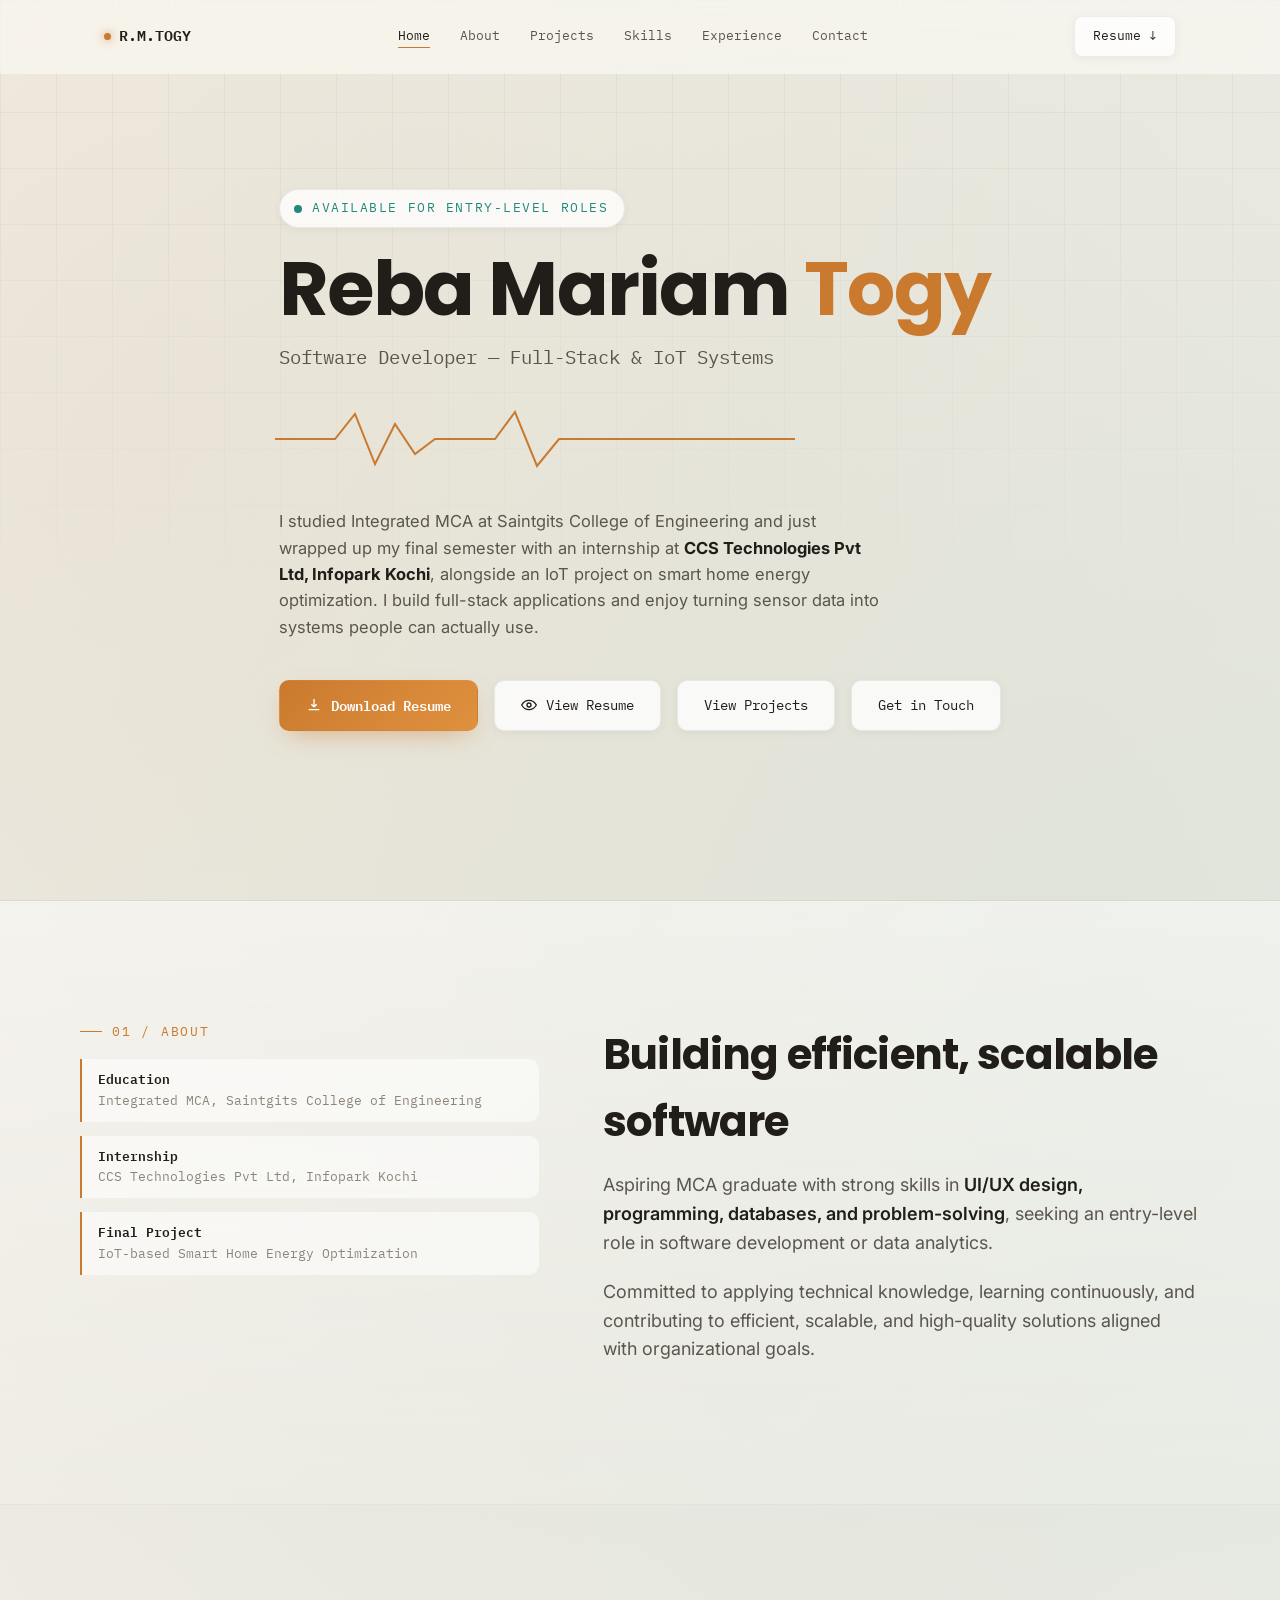
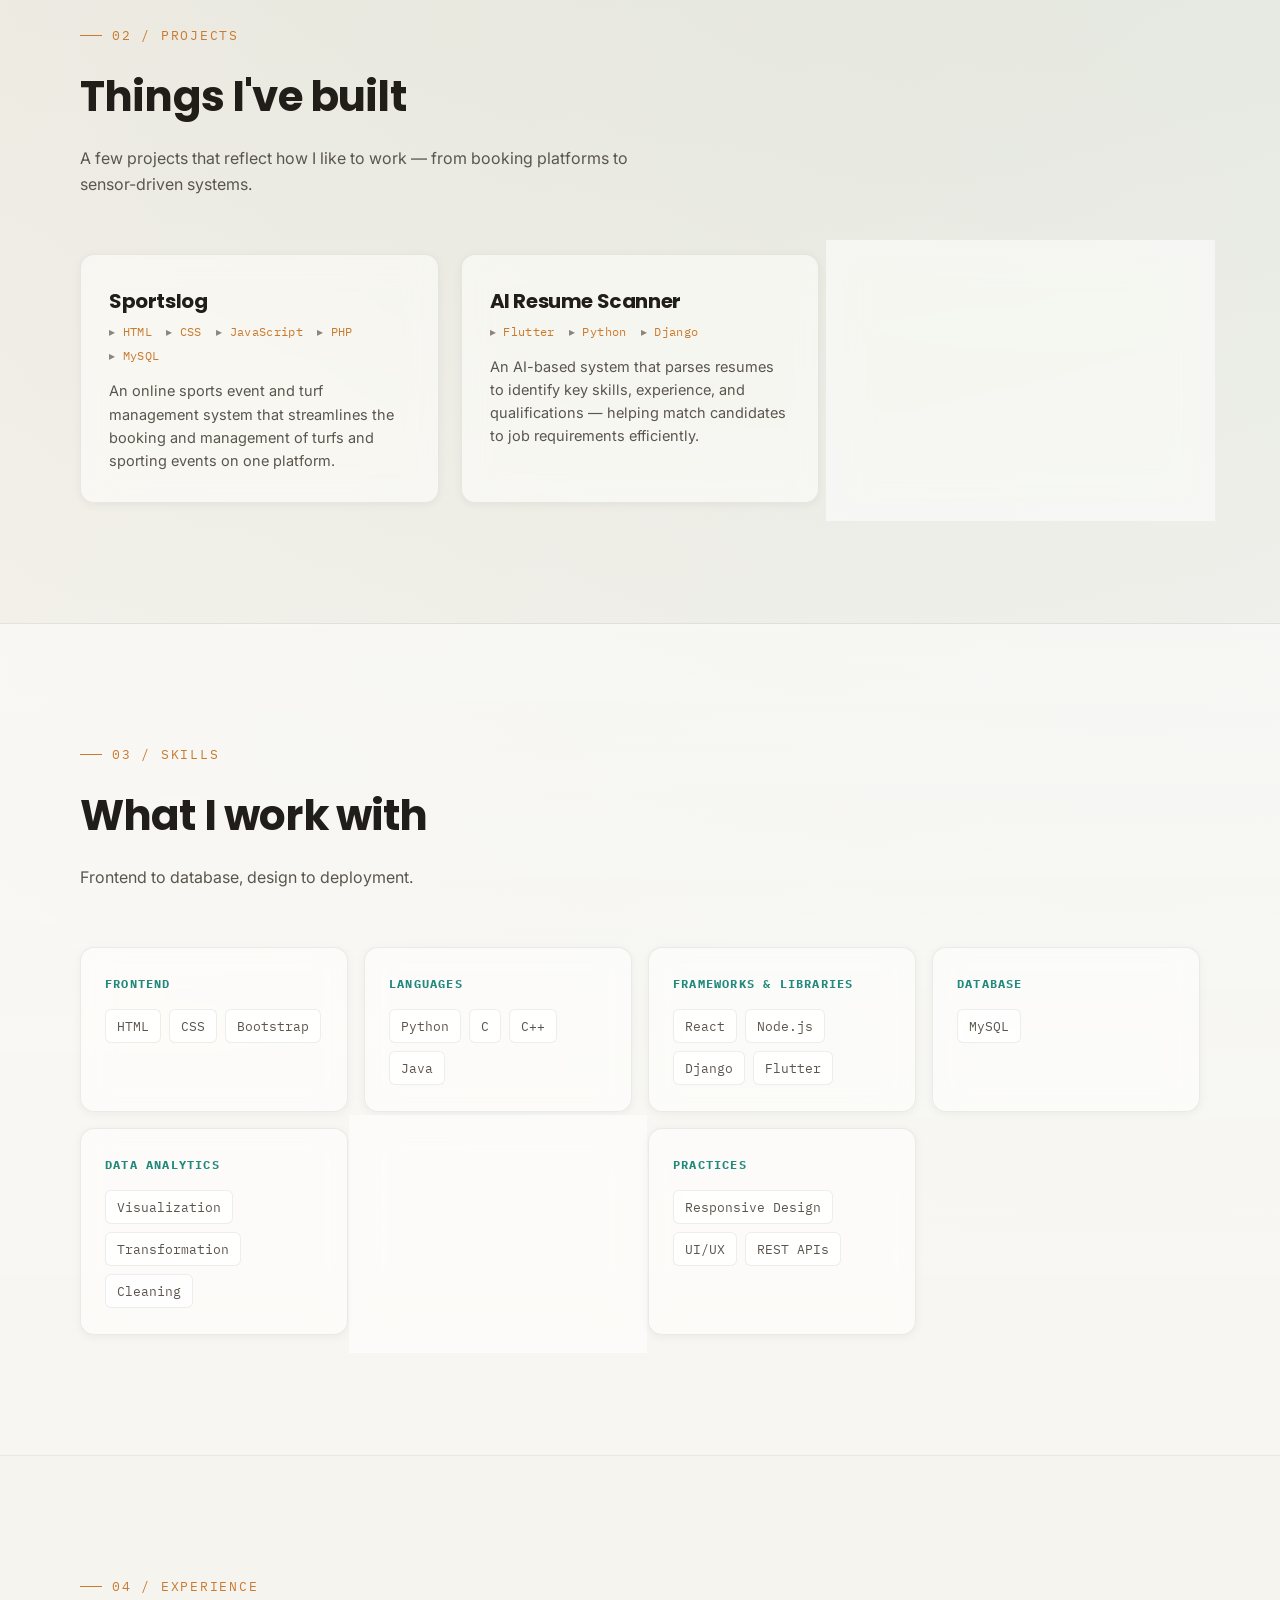
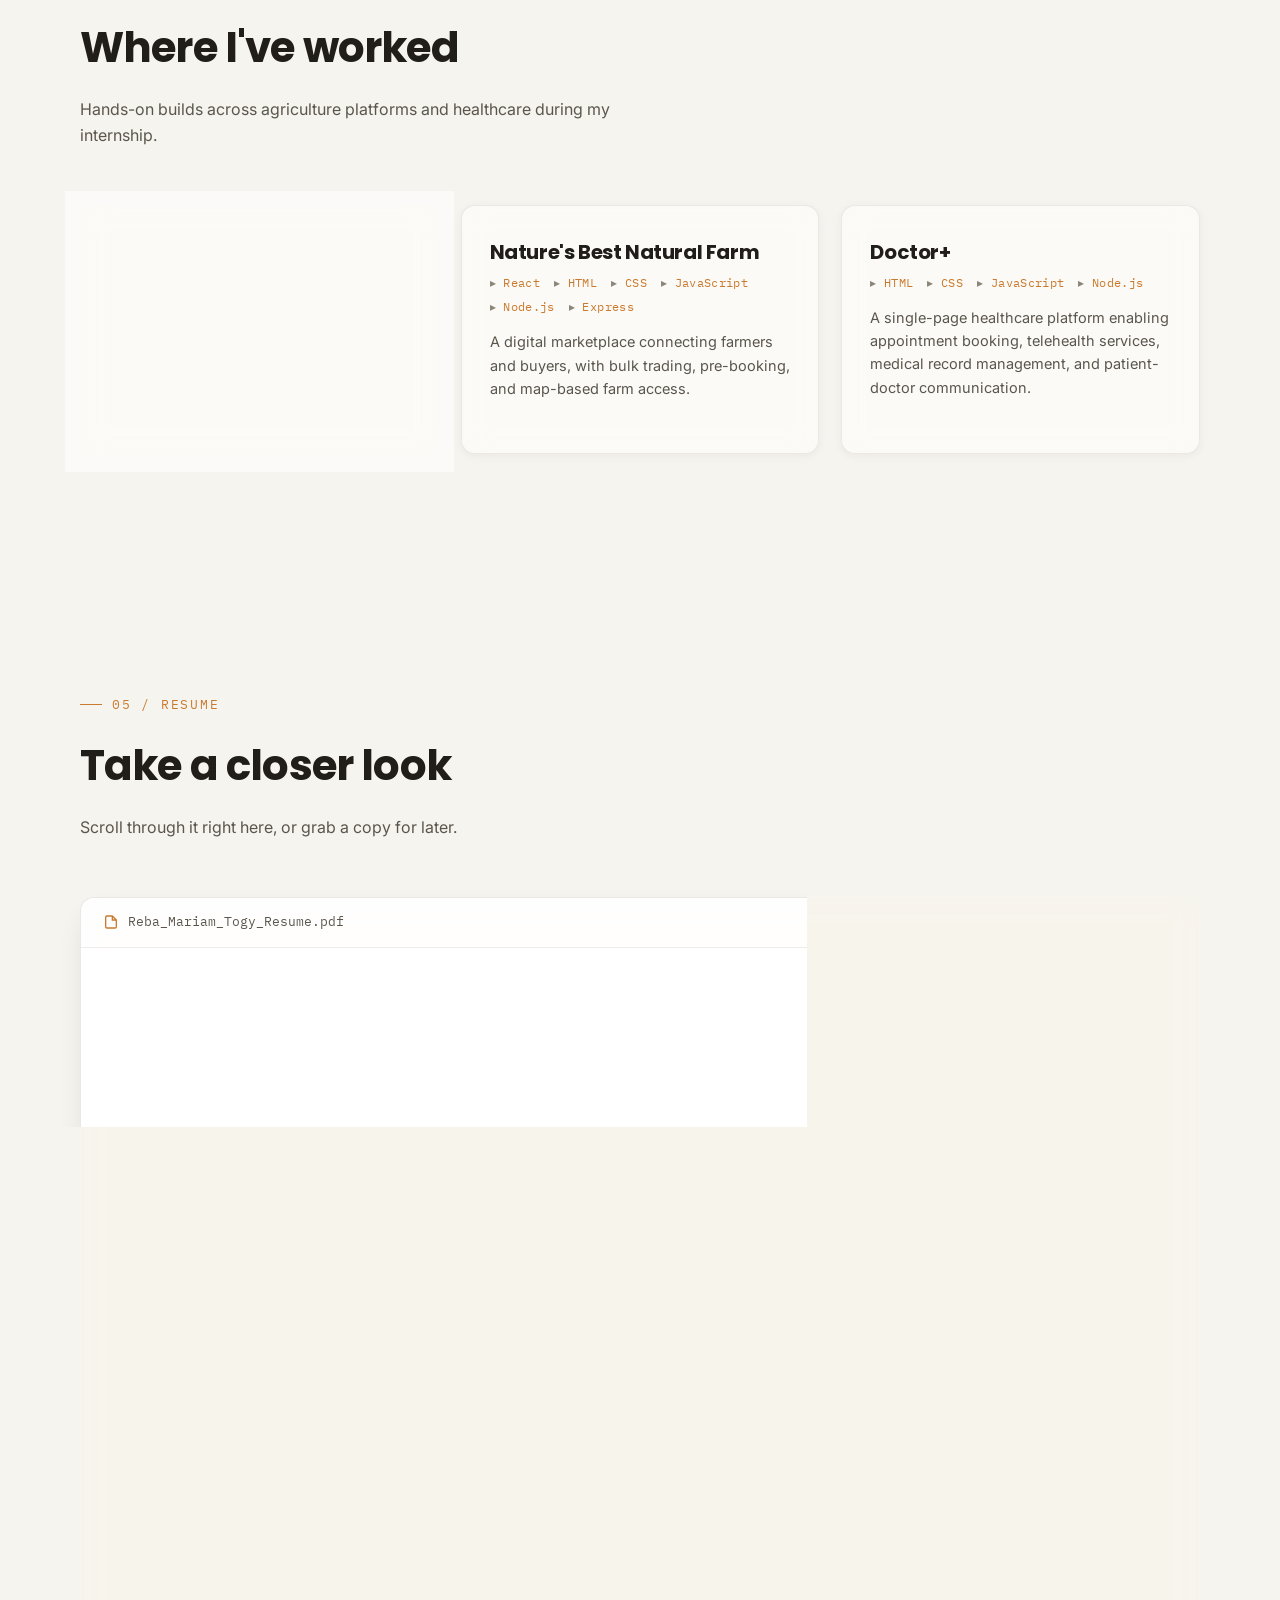
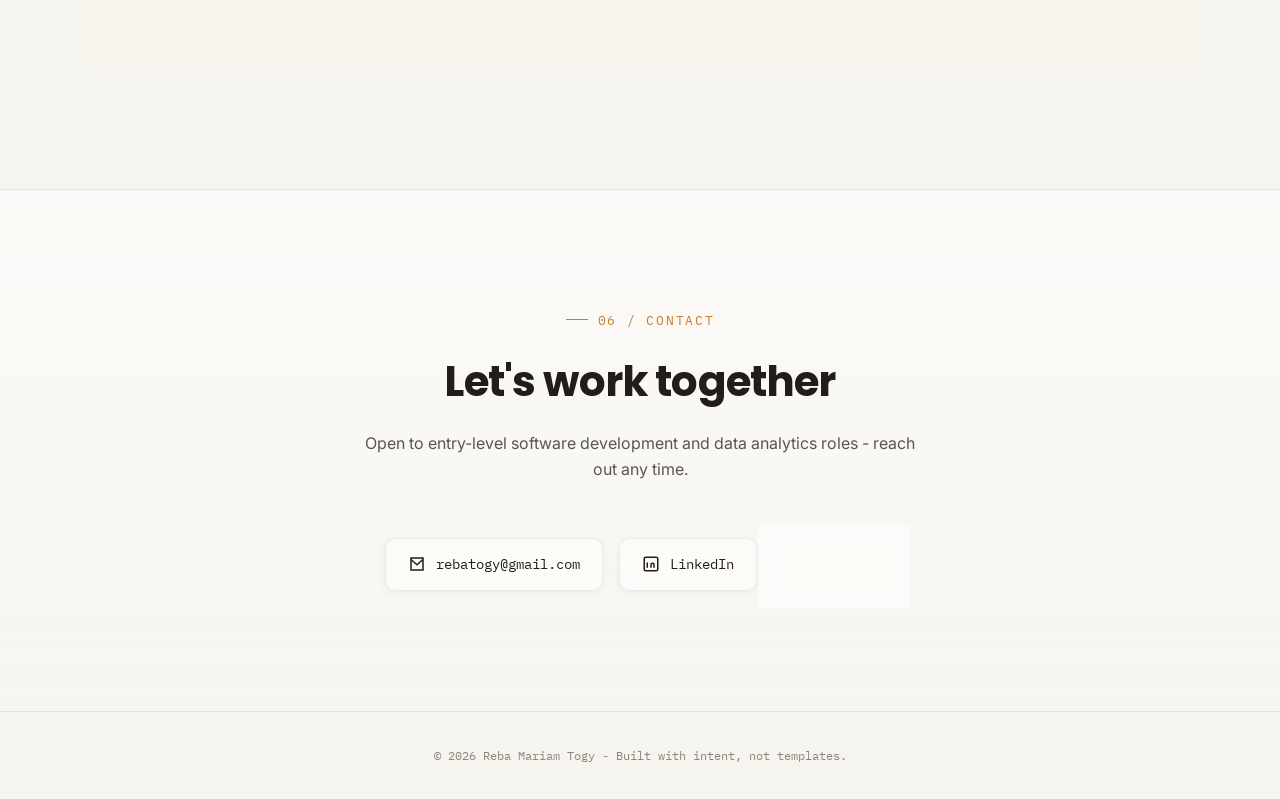
<file: index.html>
<!doctype html>
<html lang="en">
  <head>
    <meta charset="UTF-8" />
    <meta name="viewport" content="width=device-width, initial-scale=1.0" />
    <title>Reba Mariam Togy - Software Developer</title>
    <meta
      name="description"
      content="Portfolio of Reba Mariam Togy, software developer specializing in full-stack development and IoT-based systems."
    />
    <link rel="preconnect" href="https://fonts.googleapis.com" />
    <link rel="preconnect" href="https://fonts.gstatic.com" crossorigin />
    <link
      href="https://fonts.googleapis.com/css2?family=Poppins:wght@400;500;600;700;800&family=Inter:wght@400;500;600&family=IBM+Plex+Mono:wght@400;500;600&display=swap"
      rel="stylesheet"
    />
    <style>
      :root {
        --bg: #f6f4ef;
        --bg-soft: #fbfaf7;
        --surface: rgba(255, 255, 255, 0.55);
        --surface-2: rgba(255, 255, 255, 0.78);
        --glass-border: rgba(31, 27, 22, 0.08);
        --line: rgba(31, 27, 22, 0.1);
        --text: #211d18;
        --text-dim: #5b564d;
        --text-faint: #8c8579;
        --copper: #c97a2e;
        --copper-hi: #e0913f;
        --teal: #22897c;
        --radius: 14px;
        --max: 1120px;
        --display: "Poppins", sans-serif;
        --body: "Inter", sans-serif;
        --mono: "IBM Plex Mono", monospace;
        --shadow-sm: 0 2px 10px rgba(31, 27, 22, 0.05);
        --shadow-md: 0 12px 32px -12px rgba(31, 27, 22, 0.16);
        --shadow-lg: 0 24px 60px -20px rgba(31, 27, 22, 0.22);
      }
      * {
        margin: 0;
        padding: 0;
        box-sizing: border-box;
      }
      html {
        scroll-behavior: smooth;
      }
      @media (prefers-reduced-motion: reduce) {
        html {
          scroll-behavior: auto;
        }
        * {
          animation-duration: 0.01ms !important;
          animation-iteration-count: 1 !important;
          transition-duration: 0.01ms !important;
        }
      }
      body {
        background:
          radial-gradient(
            circle at 12% 8%,
            rgba(201, 122, 46, 0.1),
            transparent 42%
          ),
          radial-gradient(
            circle at 88% 18%,
            rgba(34, 137, 124, 0.1),
            transparent 40%
          ),
          var(--bg);
        color: var(--text);
        font-family: var(--body);
        line-height: 1.6;
        -webkit-font-smoothing: antialiased;
        overflow-x: hidden;
        scroll-padding-top: 90px;
      }
      a {
        color: inherit;
        text-decoration: none;
      }
      img {
        max-width: 100%;
        display: block;
      }
      section {
        padding: 120px 24px;
        scroll-margin-top: 88px;
      }
      .wrap {
        max-width: var(--max);
        margin: 0 auto;
      }
      .eyebrow {
        font-family: var(--mono);
        font-size: 12.5px;
        letter-spacing: 0.14em;
        text-transform: uppercase;
        color: var(--copper);
        display: flex;
        align-items: center;
        gap: 10px;
        margin-bottom: 18px;
      }
      .eyebrow::before {
        content: "";
        width: 22px;
        height: 1px;
        background: var(--copper);
        display: inline-block;
      }
      h1,
      h2,
      h3 {
        font-family: var(--display);
        font-weight: 700;
        letter-spacing: -0.02em;
      }
      .section-title {
        font-size: clamp(28px, 3.6vw, 42px);
        margin-bottom: 16px;
        color: var(--text);
      }
      .section-sub {
        color: var(--text-dim);
        font-size: 16px;
        max-width: 560px;
        margin-bottom: 56px;
      }
      ::selection {
        background: var(--copper);
        color: #fff;
      }

      /* focus visibility */
      a:focus-visible,
      button:focus-visible {
        outline: 2px solid var(--teal);
        outline-offset: 3px;
        border-radius: 4px;
      }

      /* ---------- NAV ---------- */
      header {
        position: fixed;
        top: 0;
        left: 0;
        right: 0;
        z-index: 100;
        background: rgba(251, 250, 247, 0.62);
        backdrop-filter: blur(16px) saturate(160%);
        -webkit-backdrop-filter: blur(16px) saturate(160%);
        border-bottom: 1px solid transparent;
        transition:
          border-color 0.3s ease,
          background 0.3s ease,
          box-shadow 0.3s ease;
      }
      header.scrolled {
        border-bottom-color: var(--glass-border);
        box-shadow: var(--shadow-sm);
      }
      nav.wrap {
        display: flex;
        align-items: center;
        justify-content: space-between;
        padding-top: 16px;
        padding-bottom: 16px;
        max-width: var(--max);
        margin: 0 auto;
        padding-left: 24px;
        padding-right: 24px;
      }
      .logo {
        font-family: var(--mono);
        font-size: 15px;
        font-weight: 600;
        color: var(--text);
        display: flex;
        align-items: center;
        gap: 8px;
        cursor: pointer;
        background: none;
        border: none;
      }
      .logo .dot {
        width: 7px;
        height: 7px;
        border-radius: 50%;
        background: var(--copper);
        box-shadow: 0 0 8px 1px rgba(201, 122, 46, 0.55);
      }
      .nav-links {
        display: flex;
        gap: 30px;
        list-style: none;
        font-family: var(--mono);
        font-size: 13px;
      }
      .nav-links a {
        color: var(--text-dim);
        position: relative;
        padding-bottom: 4px;
        transition: color 0.2s ease;
        background: none;
        border: none;
        font-family: var(--mono);
        font-size: 13px;
        cursor: pointer;
      }
      .nav-links a::after {
        content: "";
        position: absolute;
        left: 0;
        bottom: 0;
        width: 0;
        height: 1px;
        background: var(--copper);
        transition: width 0.25s ease;
      }
      .nav-links a:hover,
      .nav-links a.active {
        color: var(--text);
      }
      .nav-links a:hover::after,
      .nav-links a.active::after {
        width: 100%;
      }
      .nav-cta {
        font-family: var(--mono);
        font-size: 13px;
        border: 1px solid var(--glass-border);
        background: var(--surface-2);
        padding: 9px 18px;
        border-radius: 8px;
        color: var(--text);
        transition:
          border-color 0.2s ease,
          background 0.2s ease,
          transform 0.2s ease,
          box-shadow 0.2s ease;
        box-shadow: var(--shadow-sm);
      }
      .nav-cta:hover {
        border-color: var(--copper);
        color: var(--copper);
        transform: translateY(-1px);
        box-shadow: var(--shadow-md);
      }
      .menu-btn {
        display: none;
        background: none;
        border: none;
        cursor: pointer;
        flex-direction: column;
        gap: 5px;
        padding: 6px;
      }
      .menu-btn span {
        width: 22px;
        height: 1.5px;
        background: var(--text);
        display: block;
      }
      .mobile-panel {
        display: none;
        position: fixed;
        top: 64px;
        left: 16px;
        right: 16px;
        background: rgba(251, 250, 247, 0.85);
        backdrop-filter: blur(18px) saturate(160%);
        -webkit-backdrop-filter: blur(18px) saturate(160%);
        border: 1px solid var(--glass-border);
        border-radius: 16px;
        flex-direction: column;
        padding: 18px 22px 22px;
        gap: 16px;
        font-family: var(--mono);
        font-size: 14px;
        z-index: 99;
        box-shadow: var(--shadow-lg);
      }
      .mobile-panel.open {
        display: flex;
      }
      .mobile-panel a,
      .mobile-panel button {
        color: var(--text-dim);
        background: none;
        border: none;
        text-align: left;
        font-family: var(--mono);
        font-size: 14px;
        cursor: pointer;
        padding: 2px 0;
      }
      .mobile-panel a:hover,
      .mobile-panel button:hover {
        color: var(--copper);
      }

      @media (max-width: 860px) {
        .nav-links,
        .nav-cta {
          display: none;
        }
        .menu-btn {
          display: flex;
        }
      }

      /* ---------- HERO ---------- */
      .hero {
        min-height: 100vh;
        display: flex;
        align-items: center;
        padding-top: 140px;
        position: relative;
      }
      .hero-grid {
        position: absolute;
        inset: 0;
        background-image:
          linear-gradient(var(--line) 1px, transparent 1px),
          linear-gradient(90deg, var(--line) 1px, transparent 1px);
        background-size: 56px 56px;
        opacity: 0.5;
        mask-image: linear-gradient(to bottom, black, transparent 70%);
        pointer-events: none;
      }
      .hero .wrap {
        position: relative;
        z-index: 1;
      }
      .hero-eyebrow {
        font-family: var(--mono);
        font-size: 13px;
        letter-spacing: 0.12em;
        color: var(--teal);
        text-transform: uppercase;
        margin-bottom: 22px;
        display: flex;
        align-items: center;
        gap: 10px;
        background: var(--surface-2);
        border: 1px solid var(--glass-border);
        width: fit-content;
        padding: 8px 16px 8px 14px;
        border-radius: 999px;
        box-shadow: var(--shadow-sm);
      }
      .pulse-dot {
        width: 8px;
        height: 8px;
        border-radius: 50%;
        background: var(--teal);
        box-shadow: 0 0 0 0 rgba(34, 137, 124, 0.6);
        animation: pulse 2.2s infinite;
      }
      @keyframes pulse {
        0% {
          box-shadow: 0 0 0 0 rgba(34, 137, 124, 0.55);
        }
        70% {
          box-shadow: 0 0 0 9px rgba(34, 137, 124, 0);
        }
        100% {
          box-shadow: 0 0 0 0 rgba(34, 137, 124, 0);
        }
      }
      .hero h1 {
        font-size: clamp(40px, 7vw, 76px);
        line-height: 1.02;
        margin-bottom: 14px;
      }
      .hero h1 .last {
        color: var(--copper);
      }
      .hero .role {
        font-family: var(--mono);
        font-size: clamp(15px, 2vw, 19px);
        color: var(--text-dim);
        margin-bottom: 32px;
      }
      .waveform {
        display: block;
        margin: 6px 0 34px -4px;
        width: min(520px, 90%);
        height: auto;
      }
      .waveform path {
        fill: none;
        stroke: var(--copper);
        stroke-width: 2;
        stroke-linecap: round;
        stroke-dasharray: 900;
        stroke-dashoffset: 900;
        animation: draw 2.4s ease forwards 0.3s;
      }
      @keyframes draw {
        to {
          stroke-dashoffset: 0;
        }
      }
      .hero-intro {
        max-width: 600px;
        color: var(--text-dim);
        font-size: 16.5px;
        margin-bottom: 40px;
      }
      .hero-actions {
        display: flex;
        gap: 16px;
        flex-wrap: wrap;
      }
      .btn {
        font-family: var(--mono);
        font-size: 14px;
        padding: 13px 26px;
        border-radius: 10px;
        display: inline-flex;
        align-items: center;
        gap: 9px;
        transition:
          transform 0.18s ease,
          background 0.2s ease,
          border-color 0.2s ease,
          box-shadow 0.2s ease,
          color 0.2s ease;
        cursor: pointer;
        border: 1px solid transparent;
      }
      .btn-primary {
        background: linear-gradient(135deg, var(--copper), var(--copper-hi));
        color: #fff;
        font-weight: 600;
        box-shadow: 0 10px 26px -10px rgba(201, 122, 46, 0.55);
      }
      .btn-primary:hover {
        transform: translateY(-2px) scale(1.03);
        box-shadow: 0 16px 34px -10px rgba(201, 122, 46, 0.65);
      }
      .btn-ghost {
        border: 1px solid var(--glass-border);
        background: var(--surface-2);
        color: var(--text);
        box-shadow: var(--shadow-sm);
      }
      .btn-ghost:hover {
        border-color: var(--teal);
        color: var(--teal);
        transform: translateY(-2px);
        box-shadow: var(--shadow-md);
      }
      .btn svg {
        width: 16px;
        height: 16px;
      }

      .btn-resume {
        position: relative;
      }
      .btn-primary.btn-resume:hover {
        transform: translateY(-2px) scale(1.045);
        box-shadow:
          0 18px 38px -10px rgba(201, 122, 46, 0.6),
          0 0 0 3px rgba(201, 122, 46, 0.15);
      }
      .btn-ghost.btn-resume:hover {
        transform: translateY(-2px) scale(1.045);
        box-shadow:
          0 16px 32px -12px rgba(34, 137, 124, 0.4),
          0 0 0 3px rgba(34, 137, 124, 0.12);
      }
      @media (max-width: 480px) {
        .hero-actions {
          flex-direction: column;
          align-items: stretch;
        }
        .hero-actions .btn {
          justify-content: center;
          width: 100%;
        }
      }

      /* ---------- REVEAL ---------- */
      .reveal {
        opacity: 0;
        transform: translateY(22px);
        transition:
          opacity 0.7s ease,
          transform 0.7s ease;
      }
      .reveal.in {
        opacity: 1;
        transform: translateY(0);
      }

      /* ---------- ABOUT ---------- */
      #about {
        background: linear-gradient(
          180deg,
          rgba(255, 255, 255, 0.5),
          rgba(255, 255, 255, 0.15)
        );
        border-top: 1px solid var(--glass-border);
        border-bottom: 1px solid var(--glass-border);
      }
      .about-grid {
        display: grid;
        grid-template-columns: 1fr 1.3fr;
        gap: 64px;
        align-items: start;
      }
      .about-fact {
        font-family: var(--mono);
        font-size: 13px;
        color: var(--text-faint);
        border-left: 2px solid var(--copper);
        padding: 10px 0 10px 16px;
        margin-bottom: 14px;
        background: var(--surface);
        border-radius: 0 10px 10px 0;
        backdrop-filter: blur(10px);
      }
      .about-fact b {
        color: var(--text);
        font-weight: 600;
      }
      .about-text p {
        font-size: 18px;
        color: var(--text-dim);
        margin-bottom: 20px;
      }
      .about-text strong {
        color: var(--text);
        font-weight: 600;
      }
      @media (max-width: 760px) {
        .about-grid {
          grid-template-columns: 1fr;
          gap: 32px;
        }
      }

      /* ---------- SKILLS ---------- */
      .skills-grid {
        display: grid;
        grid-template-columns: repeat(auto-fit, minmax(230px, 1fr));
        gap: 16px;
      }
      .skill-cat {
        background: var(--surface);
        backdrop-filter: blur(14px) saturate(160%);
        -webkit-backdrop-filter: blur(14px) saturate(160%);
        border: 1px solid var(--glass-border);
        border-radius: var(--radius);
        padding: 26px 24px;
        box-shadow: var(--shadow-sm);
        transition:
          transform 0.25s ease,
          box-shadow 0.25s ease,
          border-color 0.25s ease;
      }
      .skill-cat:hover {
        transform: translateY(-4px);
        box-shadow: var(--shadow-md);
        border-color: rgba(201, 122, 46, 0.35);
      }
      .skill-cat h4 {
        font-family: var(--mono);
        font-size: 12px;
        letter-spacing: 0.1em;
        text-transform: uppercase;
        color: var(--teal);
        margin-bottom: 16px;
      }
      .chip-row {
        display: flex;
        flex-wrap: wrap;
        gap: 8px;
      }
      .chip {
        font-family: var(--mono);
        font-size: 12.5px;
        color: var(--text-dim);
        background: var(--surface-2);
        border: 1px solid var(--glass-border);
        padding: 6px 11px;
        border-radius: 6px;
        transition:
          border-color 0.2s ease,
          color 0.2s ease,
          transform 0.2s ease;
      }
      .chip:hover {
        border-color: var(--copper);
        color: var(--copper);
        transform: translateY(-1px);
      }

      /* ---------- CARDS (projects & experience) ---------- */
      .card-grid {
        display: grid;
        grid-template-columns: repeat(auto-fit, minmax(320px, 1fr));
        gap: 22px;
      }
      .card {
        background: var(--surface);
        backdrop-filter: blur(14px) saturate(160%);
        -webkit-backdrop-filter: blur(14px) saturate(160%);
        border: 1px solid var(--glass-border);
        border-radius: var(--radius);
        padding: 30px 28px;
        transition:
          transform 0.25s ease,
          border-color 0.25s ease,
          background 0.25s ease,
          box-shadow 0.25s ease;
        position: relative;
        overflow: hidden;
        box-shadow: var(--shadow-sm);
      }
      .card::before {
        content: "";
        position: absolute;
        top: 0;
        left: 0;
        right: 0;
        height: 2px;
        background: linear-gradient(90deg, var(--copper), transparent);
        opacity: 0;
        transition: opacity 0.25s ease;
      }
      .card:hover {
        transform: translateY(-6px);
        border-color: rgba(201, 122, 46, 0.3);
        background: var(--surface-2);
        box-shadow: var(--shadow-md);
      }
      .card:hover::before {
        opacity: 1;
      }
      .card h3 {
        font-size: 20px;
        margin-bottom: 6px;
        color: var(--text);
      }
      .card .stack {
        font-family: var(--mono);
        font-size: 11.5px;
        color: var(--copper);
        letter-spacing: 0.03em;
        margin-bottom: 14px;
        display: flex;
        flex-wrap: wrap;
        gap: 6px 14px;
      }
      .card p.desc {
        color: var(--text-dim);
        font-size: 14.5px;
      }
      .stack span {
        white-space: nowrap;
      }
      .stack span::before {
        content: "▸ ";
        color: var(--text-faint);
      }

      /* ---------- RESUME EMBED ---------- */
      .resume-frame {
        border: 1px solid var(--glass-border);
        border-radius: var(--radius);
        overflow: hidden;
        background: var(--surface);
        backdrop-filter: blur(14px) saturate(160%);
        -webkit-backdrop-filter: blur(14px) saturate(160%);
        box-shadow: var(--shadow-md);
      }
      .resume-frame-bar {
        display: flex;
        align-items: center;
        justify-content: space-between;
        gap: 12px;
        flex-wrap: wrap;
        padding: 14px 22px;
        border-bottom: 1px solid var(--glass-border);
        background: var(--surface-2);
      }
      .resume-frame-label {
        display: flex;
        align-items: center;
        gap: 9px;
        font-family: var(--mono);
        font-size: 13px;
        color: var(--text-dim);
      }
      .resume-frame-label svg {
        width: 16px;
        height: 16px;
        flex-shrink: 0;
        color: var(--copper);
      }
      .resume-frame-actions {
        display: flex;
        gap: 18px;
      }
      .resume-frame-actions a {
        font-family: var(--mono);
        font-size: 12.5px;
        color: var(--text-dim);
        border-bottom: 1px solid transparent;
        transition:
          color 0.2s ease,
          border-color 0.2s ease;
      }
      .resume-frame-actions a:hover {
        color: var(--teal);
        border-color: var(--teal);
      }
      .resume-frame iframe {
        display: block;
        width: 100%;
        height: 80vh;
        max-height: 900px;
        border: none;
        background: #fff;
      }
      .resume-fallback {
        padding: 48px 24px;
        text-align: center;
        color: var(--text-dim);
      }
      .resume-fallback a {
        color: var(--copper);
        font-weight: 600;
      }
      @media (max-width: 600px) {
        .resume-frame iframe {
          height: 65vh;
        }
      }

      /* ---------- CONTACT ---------- */
      #contact {
        background: linear-gradient(
          180deg,
          rgba(255, 255, 255, 0.55),
          rgba(255, 255, 255, 0.15)
        );
        border-top: 1px solid var(--glass-border);
        text-align: center;
      }
      #contact .wrap {
        max-width: 680px;
      }
      .contact-links {
        display: flex;
        justify-content: center;
        gap: 16px;
        flex-wrap: wrap;
        margin-top: 40px;
      }
      .contact-link {
        display: flex;
        align-items: center;
        gap: 10px;
        border: 1px solid var(--glass-border);
        background: var(--surface);
        backdrop-filter: blur(14px) saturate(160%);
        -webkit-backdrop-filter: blur(14px) saturate(160%);
        padding: 14px 22px;
        border-radius: 10px;
        font-family: var(--mono);
        font-size: 14px;
        transition:
          border-color 0.2s ease,
          transform 0.2s ease,
          color 0.2s ease,
          box-shadow 0.2s ease;
        box-shadow: var(--shadow-sm);
      }
      .contact-link:hover {
        border-color: var(--teal);
        color: var(--teal);
        transform: translateY(-3px);
        box-shadow: var(--shadow-md);
      }
      .contact-link svg {
        width: 18px;
        height: 18px;
      }

      footer {
        padding: 34px 24px;
        text-align: center;
        font-family: var(--mono);
        font-size: 12px;
        color: var(--text-faint);
        border-top: 1px solid var(--glass-border);
      }
    </style>
  </head>
  <body>
    <header id="site-header">
      <nav class="wrap">
        <a href="#home" class="logo">
          <span class="dot"></span>
          R.M.TOGY
        </a>
        <ul class="nav-links">
          <li><a href="#home" class="navlink">Home</a></li>
          <li>
            <a href="#about" class="navlink">About</a>
          </li>
          <li>
            <a href="#projects" class="navlink">Projects</a>
          </li>
          <li>
            <a href="#skills" class="navlink">Skills</a>
          </li>
          <li>
            <a href="#experience" class="navlink">Experience</a>
          </li>
          <li>
            <a href="#contact" class="navlink">Contact</a>
          </li>
        </ul>
        <a
          href="./Reba_Mariam_Togy_Resume.pdf"
          download="Reba_Mariam_Togy_Resume.pdf"
          class="nav-cta"
          >Resume ↓</a
        >
        <button
          class="menu-btn"
          id="menuBtn"
          aria-label="Toggle menu"
          aria-expanded="false"
        >
          <span></span><span></span><span></span>
        </button>
      </nav>
      <div class="mobile-panel" id="mobilePanel">
        <a href="#home">Home</a>
        <a href="#about">About</a>
        <a href="#projects">Projects</a>
        <a href="#skills">Skills</a>
        <a href="#experience">Experience</a>
        <a href="#resume">Resume</a>
        <a href="#contact">Contact</a>
      </div>
    </header>

    <section class="hero" id="home">
      <div class="hero-grid"></div>
      <div class="wrap">
        <div class="hero-eyebrow">
          <span class="pulse-dot"></span>Available for entry-level roles
        </div>
        <h1>Reba Mariam <span class="last">Togy</span></h1>
        <p class="role">Software Developer — Full-Stack &amp; IoT Systems</p>

        <svg
          class="waveform"
          viewBox="0 0 520 70"
          xmlns="http://www.w3.org/2000/svg"
          aria-hidden="true"
        >
          <path
            d="M0,35 L60,35 L80,10 L100,60 L120,20 L140,50 L160,35 L220,35 L240,8 L262,62 L284,35 L520,35"
          />
        </svg>

        <p class="hero-intro">
          I studied Integrated MCA at Saintgits College of Engineering and just
          wrapped up my final semester with an internship at
          <strong style="color: var(--text)"
            >CCS Technologies Pvt Ltd, Infopark Kochi</strong
          >, alongside an IoT project on smart home energy optimization. I build
          full-stack applications and enjoy turning sensor data into systems
          people can actually use.
        </p>

        <div class="hero-actions">
          <!-- Download Resume -->
          <a
            href="./Reba_Mariam_Togy_Resume.pdf"
            download
            class="btn btn-primary btn-resume"
          >
            <svg
              viewBox="0 0 24 24"
              fill="none"
              stroke="currentColor"
              stroke-width="2"
            >
              <path d="M12 3v12m0 0l-4-4m4 4l4-4M4 19h16" />
            </svg>
            Download Resume
          </a>

          <!-- View Resume -->
          <a
            href="./Reba_Mariam_Togy_Resume.pdf"
            target="_blank"
            class="btn btn-ghost btn-resume"
          >
            <svg
              viewBox="0 0 24 24"
              fill="none"
              stroke="currentColor"
              stroke-width="2"
            >
              <path d="M1 12s4-7 11-7 11 7 11 7-4 7-11 7-11-7-11-7z" />
              <circle cx="12" cy="12" r="3" />
            </svg>
            View Resume
          </a>

          <!-- View Projects -->
          <a href="#projects" class="btn btn-ghost"> View Projects </a>

          <!-- Contact -->
          <a href="#contact" class="btn btn-ghost"> Get in Touch </a>
        </div>
      </div>
    </section>

    <section id="about">
      <div class="wrap about-grid">
        <div class="reveal">
          <div class="eyebrow">01 / About</div>
          <div class="about-fact">
            <b>Education</b><br />Integrated MCA, Saintgits College of
            Engineering
          </div>
          <div class="about-fact">
            <b>Internship</b><br />CCS Technologies Pvt Ltd, Infopark Kochi
          </div>
          <div class="about-fact">
            <b>Final Project</b><br />IoT-based Smart Home Energy Optimization
          </div>
        </div>
        <div class="about-text reveal">
          <h2 class="section-title">Building efficient, scalable software</h2>
          <p>
            Aspiring MCA graduate with strong skills in
            <strong
              >UI/UX design, programming, databases, and problem-solving</strong
            >, seeking an entry-level role in software development or data
            analytics.
          </p>
          <p>
            Committed to applying technical knowledge, learning continuously,
            and contributing to efficient, scalable, and high-quality solutions
            aligned with organizational goals.
          </p>
        </div>
      </div>
    </section>

    <section id="projects">
      <div class="wrap">
        <div class="eyebrow reveal">02 / Projects</div>
        <h2 class="section-title reveal">Things I've built</h2>
        <p class="section-sub reveal">
          A few projects that reflect how I like to work — from booking
          platforms to sensor-driven systems.
        </p>

        <div class="card-grid">
          <div class="card reveal">
            <h3>Sportslog</h3>
            <div class="stack">
              <span>HTML</span><span>CSS</span><span>JavaScript</span
              ><span>PHP</span><span>MySQL</span>
            </div>
            <p class="desc">
              An online sports event and turf management system that streamlines
              the booking and management of turfs and sporting events on one
              platform.
            </p>
          </div>

          <div class="card reveal">
            <h3>AI Resume Scanner</h3>
            <div class="stack">
              <span>Flutter</span><span>Python</span><span>Django</span>
            </div>
            <p class="desc">
              An AI-based system that parses resumes to identify key skills,
              experience, and qualifications — helping match candidates to job
              requirements efficiently.
            </p>
          </div>

          <div class="card reveal">
            <h3>SmartWatt</h3>
            <div class="stack">
              <span>React.js</span><span>Python</span><span>FastAPI</span>
            </div>
            <p class="desc">
              A smart home energy optimizer that monitors household consumption
              in real time via sensors, using intelligent algorithms to cut
              waste and improve efficiency.
            </p>
          </div>
        </div>
      </div>
    </section>

    <section
      id="skills"
      style="
        background: linear-gradient(
          180deg,
          rgba(255, 255, 255, 0.5),
          rgba(255, 255, 255, 0.15)
        );
        border-top: 1px solid var(--glass-border);
        border-bottom: 1px solid var(--glass-border);
      "
    >
      <div class="wrap">
        <div class="eyebrow reveal">03 / Skills</div>
        <h2 class="section-title reveal">What I work with</h2>
        <p class="section-sub reveal">
          Frontend to database, design to deployment.
        </p>

        <div class="skills-grid reveal">
          <div class="skill-cat">
            <h4>Frontend</h4>
            <div class="chip-row">
              <span class="chip">HTML</span><span class="chip">CSS</span
              ><span class="chip">Bootstrap</span>
            </div>
          </div>
          <div class="skill-cat">
            <h4>Languages</h4>
            <div class="chip-row">
              <span class="chip">Python</span><span class="chip">C</span
              ><span class="chip">C++</span><span class="chip">Java</span>
            </div>
          </div>
          <div class="skill-cat">
            <h4>Frameworks &amp; Libraries</h4>
            <div class="chip-row">
              <span class="chip">React</span><span class="chip">Node.js</span
              ><span class="chip">Django</span><span class="chip">Flutter</span>
            </div>
          </div>
          <div class="skill-cat">
            <h4>Database</h4>
            <div class="chip-row">
              <span class="chip">MySQL</span>
            </div>
          </div>
          <div class="skill-cat">
            <h4>Data Analytics</h4>
            <div class="chip-row">
              <span class="chip">Visualization</span
              ><span class="chip">Transformation</span
              ><span class="chip">Cleaning</span>
            </div>
          </div>
          <div class="skill-cat">
            <h4>Tools</h4>
            <div class="chip-row">
              <span class="chip">WordPress</span><span class="chip">Git</span
              ><span class="chip">GitHub</span><span class="chip">Figma</span>
            </div>
          </div>
          <div class="skill-cat">
            <h4>Practices</h4>
            <div class="chip-row">
              <span class="chip">Responsive Design</span
              ><span class="chip">UI/UX</span
              ><span class="chip">REST APIs</span>
            </div>
          </div>
        </div>
      </div>
    </section>

    <section id="experience">
      <div class="wrap">
        <div class="eyebrow reveal">04 / Experience</div>
        <h2 class="section-title reveal">Where I've worked</h2>
        <p class="section-sub reveal">
          Hands-on builds across agriculture platforms and healthcare during my
          internship.
        </p>

        <div class="card-grid">
          <div class="card reveal">
            <h3>Vrindhavanam</h3>
            <div class="stack">
              <span>React</span><span>HTML</span><span>CSS</span
              ><span>JavaScript</span><span>Node.js</span><span>Express</span>
            </div>
            <p class="desc">
              A platform for high-quality agricultural products including spices
              and herbs, ensuring freshness, authenticity, and real-time stock
              availability.
            </p>
          </div>

          <div class="card reveal">
            <h3>Nature's Best Natural Farm</h3>
            <div class="stack">
              <span>React</span><span>HTML</span><span>CSS</span
              ><span>JavaScript</span><span>Node.js</span><span>Express</span>
            </div>
            <p class="desc">
              A digital marketplace connecting farmers and buyers, with bulk
              trading, pre-booking, and map-based farm access.
            </p>
          </div>

          <div class="card reveal">
            <h3>Doctor+</h3>
            <div class="stack">
              <span>HTML</span><span>CSS</span><span>JavaScript</span
              ><span>Node.js</span>
            </div>
            <p class="desc">
              A single-page healthcare platform enabling appointment booking,
              telehealth services, medical record management, and patient-doctor
              communication.
            </p>
          </div>
        </div>
      </div>
    </section>

    <section id="resume">
      <div class="wrap">
        <div class="eyebrow reveal">05 / Resume</div>
        <h2 class="section-title reveal">Take a closer look</h2>
        <p class="section-sub reveal">
          Scroll through it right here, or grab a copy for later.
        </p>

        <div class="resume-frame reveal">
          <div class="resume-frame-bar">
            <span class="resume-frame-label">
              <svg
                viewBox="0 0 24 24"
                fill="none"
                stroke="currentColor"
                stroke-width="2"
              >
                <path
                  d="M14 3H6a2 2 0 0 0-2 2v14a2 2 0 0 0 2 2h12a2 2 0 0 0 2-2V9z"
                />
                <path d="M14 3v6h6" />
              </svg>
              Reba_Mariam_Togy_Resume.pdf
            </span>
            <div class="resume-frame-actions">
              <a
                href="Reba_Mariam_Togy_Resume.pdf"
                target="_blank"
                rel="noopener noreferrer"
                >Open in new tab</a
              >
              <a
                href="Reba_Mariam_Togy_Resume.pdf"
                download="Reba_Mariam_Togy_Resume.pdf"
                >Download</a
              >
            </div>
          </div>
          <iframe
            src="Reba_Mariam_Togy_Resume.pdf"
            title="Reba Mariam Togy - Resume PDF preview"
            loading="lazy"
            id="resumeIframe"
          >
          </iframe>
          <div
            class="resume-fallback"
            id="resumeFallback"
            style="display: none"
          >
            Your browser can't preview PDFs inline.
            <a
              href="Reba_Mariam_Togy_Resume.pdf"
              download="Reba_Mariam_Togy_Resume.pdf"
              >Download the resume</a
            >
            instead.
          </div>
        </div>
      </div>
    </section>

    <section id="contact">
      <div class="wrap">
        <div class="eyebrow reveal" style="justify-content: center">
          06 / Contact
        </div>
        <h2 class="section-title reveal">Let's work together</h2>
        <p
          class="section-sub reveal"
          style="margin-left: auto; margin-right: auto; text-align: center"
        >
          Open to entry-level software development and data analytics roles -
          reach out any time.
        </p>

        <div class="contact-links reveal">
          <a href="mailto:rebatogy@gmail.com" class="contact-link">
            <svg
              viewBox="0 0 24 24"
              fill="none"
              stroke="currentColor"
              stroke-width="2"
            >
              <path d="M4 4h16v16H4z" />
              <path d="M4 6l8 7 8-7" />
            </svg>
            rebatogy@gmail.com
          </a>
          <a
            href="https://www.linkedin.com/in/reba-togy"
            target="_blank"
            rel="noopener noreferrer"
            class="contact-link"
          >
            <svg
              viewBox="0 0 24 24"
              fill="none"
              stroke="currentColor"
              stroke-width="2"
            >
              <rect x="3" y="3" width="18" height="18" rx="2" />
              <path d="M7 10v7M7 7v.01M12 17v-4a2 2 0 0 1 4 0v4M12 13v4" />
            </svg>
            LinkedIn
          </a>
          <a
            href="https://github.com/reba-togy/"
            target="_blank"
            rel="noopener noreferrer"
            class="contact-link"
          >
            <svg
              viewBox="0 0 24 24"
              fill="none"
              stroke="currentColor"
              stroke-width="2"
            >
              <path
                d="M9 19c-4.3 1.4-4.3-2.5-6-3m12 5v-3.5c0-1 .1-1.4-.5-2 2.8-.3 5.5-1.4 5.5-6a4.6 4.6 0 0 0-1.3-3.2 4.2 4.2 0 0 0-.1-3.2s-1.1-.3-3.5 1.3a12.3 12.3 0 0 0-6.2 0C6.5 2.8 5.4 3.1 5.4 3.1a4.2 4.2 0 0 0-.1 3.2A4.6 4.6 0 0 0 4 9.5c0 4.6 2.7 5.7 5.5 6-.6.6-.6 1.2-.5 2V21"
              />
            </svg>
            GitHub
          </a>
        </div>
      </div>
    </section>

    <footer>
      &copy; 2026 Reba Mariam Togy - Built with intent, not templates.
    </footer>

    <script>
      // Mobile menu toggle
      const menuBtn = document.getElementById("menuBtn");
      const mobilePanel = document.getElementById("mobilePanel");
      menuBtn.addEventListener("click", () => {
        const open = mobilePanel.classList.toggle("open");
        menuBtn.setAttribute("aria-expanded", open);
      });

      // Smooth-scroll for all nav / CTA links (belt-and-braces on top of CSS scroll-behavior)
      document.querySelectorAll("[data-scroll-to]").forEach((el) => {
        el.addEventListener("click", (e) => {
          const targetSel = el.getAttribute("data-scroll-to");
          const target = document.querySelector(targetSel);
          if (target) {
            e.preventDefault();
            target.scrollIntoView({ behavior: "smooth", block: "start" });
          }
          // close mobile panel after navigating
          mobilePanel.classList.remove("open");
          menuBtn.setAttribute("aria-expanded", "false");
        });
      });

      // Header scrolled state
      const header = document.getElementById("site-header");
      window.addEventListener(
        "scroll",
        () => {
          header.classList.toggle("scrolled", window.scrollY > 20);
        },
        { passive: true },
      );

      // Active nav link on scroll
      const sections = document.querySelectorAll("section[id]");
      const navlinks = document.querySelectorAll(".navlink");
      const onScrollSpy = () => {
        let current = "";
        sections.forEach((sec) => {
          const rect = sec.getBoundingClientRect();
          if (rect.top <= 120 && rect.bottom >= 120) current = sec.id;
        });
        navlinks.forEach((link) => {
          link.classList.toggle(
            "active",
            link.getAttribute("href") === "#" + current,
          );
        });
      };
      window.addEventListener("scroll", onScrollSpy, { passive: true });
      onScrollSpy();

      // Reveal on scroll
      const revealEls = document.querySelectorAll(".reveal");
      const io = new IntersectionObserver(
        (entries) => {
          entries.forEach((entry) => {
            if (entry.isIntersecting) {
              entry.target.classList.add("in");
              io.unobserve(entry.target);
            }
          });
        },
        { threshold: 0.15 },
      );
      revealEls.forEach((el) => io.observe(el));

      // Resume availability check - surfaces a fallback message instead of a silent 404
      (function checkResume() {
        const resumeUrl = "Reba_Mariam_Togy_Resume.pdf";
        const iframe = document.getElementById("resumeIframe");
        const fallback = document.getElementById("resumeFallback");
        fetch(resumeUrl, { method: "HEAD" })
          .then((res) => {
            if (!res.ok)
              throw new Error("Resume file not found (" + res.status + ")");
          })
          .catch(() => {
            if (iframe) iframe.style.display = "none";
            if (fallback) fallback.style.display = "block";
            console.warn(
              'Resume PDF could not be verified at "' +
                resumeUrl +
                '". Make sure Reba_Mariam_Togy_Resume.pdf sits in the same folder as index.html.',
            );
          });
      })();
    </script>
  </body>
</html>
</file>
